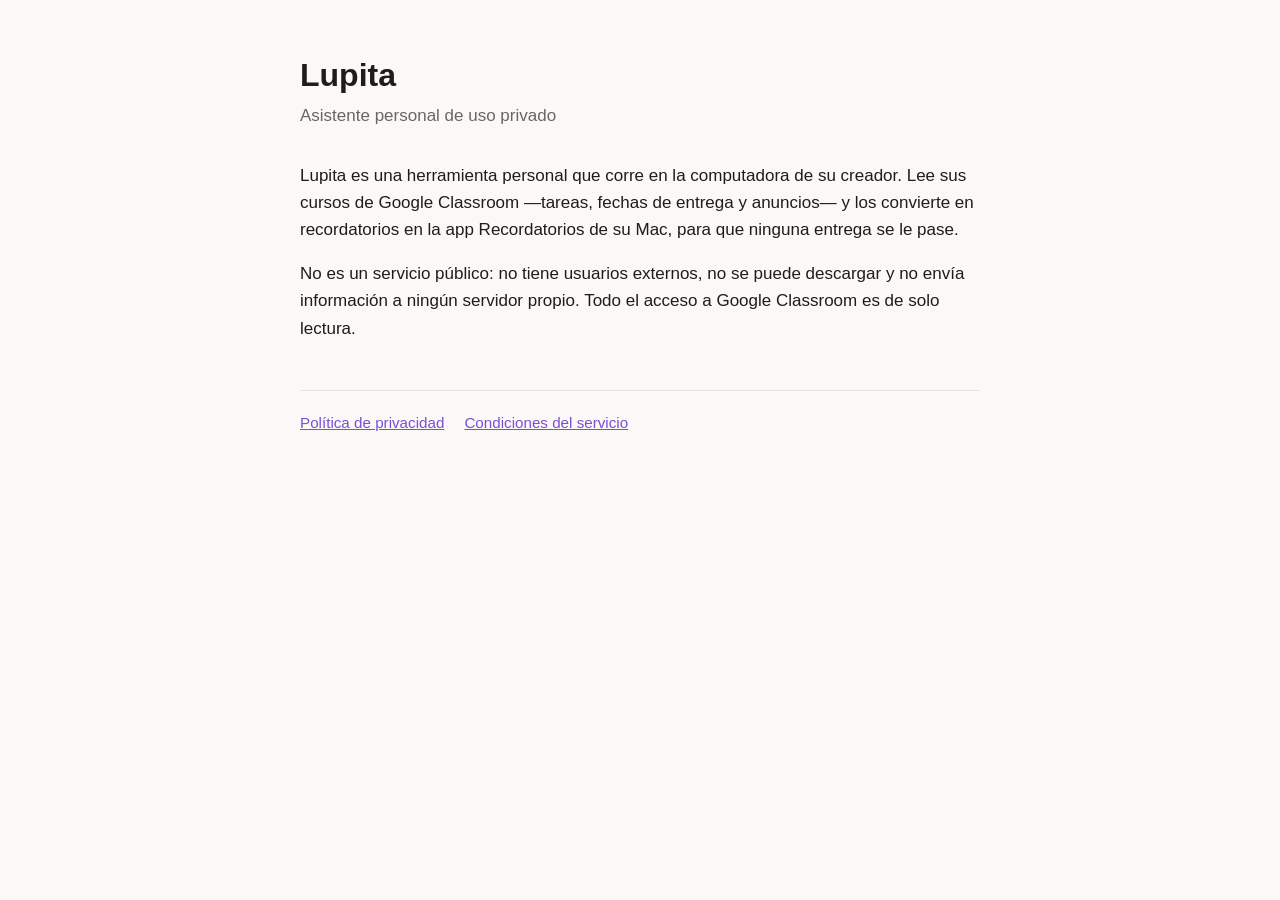
<file: index.html>
<!doctype html>
<html lang="es"><head><meta charset="utf-8"><meta name="viewport" content="width=device-width,initial-scale=1">
<title>Lupita</title><link rel="stylesheet" href="estilo.css"></head>
<body><main>
<h1>Lupita</h1>
<p class="sub">Asistente personal de uso privado</p>
<p>Lupita es una herramienta personal que corre en la computadora de su creador. Lee sus cursos de Google Classroom —tareas, fechas de entrega y anuncios— y los convierte en recordatorios en la app Recordatorios de su Mac, para que ninguna entrega se le pase.</p>
<p>No es un servicio público: no tiene usuarios externos, no se puede descargar y no envía información a ningún servidor propio. Todo el acceso a Google Classroom es de solo lectura.</p>
<nav><a href="privacidad.html">Política de privacidad</a><a href="condiciones.html">Condiciones del servicio</a></nav>
</main></body></html>
</file>
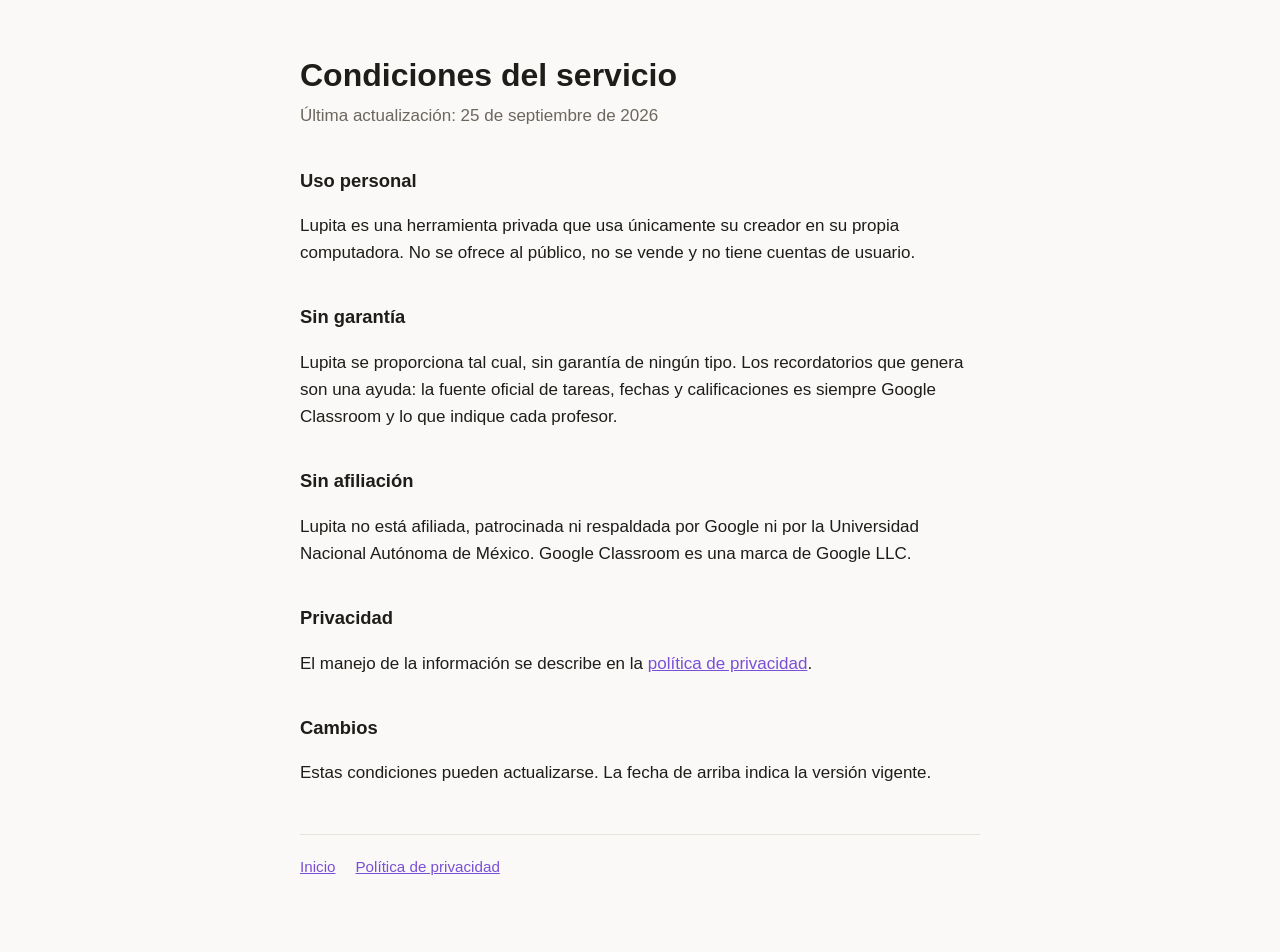
<file: condiciones.html>
<!doctype html>
<html lang="es"><head><meta charset="utf-8"><meta name="viewport" content="width=device-width,initial-scale=1">
<title>Condiciones del servicio — Lupita</title><link rel="stylesheet" href="estilo.css"></head>
<body><main>
<h1>Condiciones del servicio</h1>
<p class="sub">Última actualización: 25 de septiembre de 2026</p>
<h2>Uso personal</h2>
<p>Lupita es una herramienta privada que usa únicamente su creador en su propia computadora. No se ofrece al público, no se vende y no tiene cuentas de usuario.</p>
<h2>Sin garantía</h2>
<p>Lupita se proporciona tal cual, sin garantía de ningún tipo. Los recordatorios que genera son una ayuda: la fuente oficial de tareas, fechas y calificaciones es siempre Google Classroom y lo que indique cada profesor.</p>
<h2>Sin afiliación</h2>
<p>Lupita no está afiliada, patrocinada ni respaldada por Google ni por la Universidad Nacional Autónoma de México. Google Classroom es una marca de Google LLC.</p>
<h2>Privacidad</h2>
<p>El manejo de la información se describe en la <a href="privacidad.html">política de privacidad</a>.</p>
<h2>Cambios</h2>
<p>Estas condiciones pueden actualizarse. La fecha de arriba indica la versión vigente.</p>
<nav><a href="./">Inicio</a><a href="privacidad.html">Política de privacidad</a></nav>
</main></body></html>
</file>
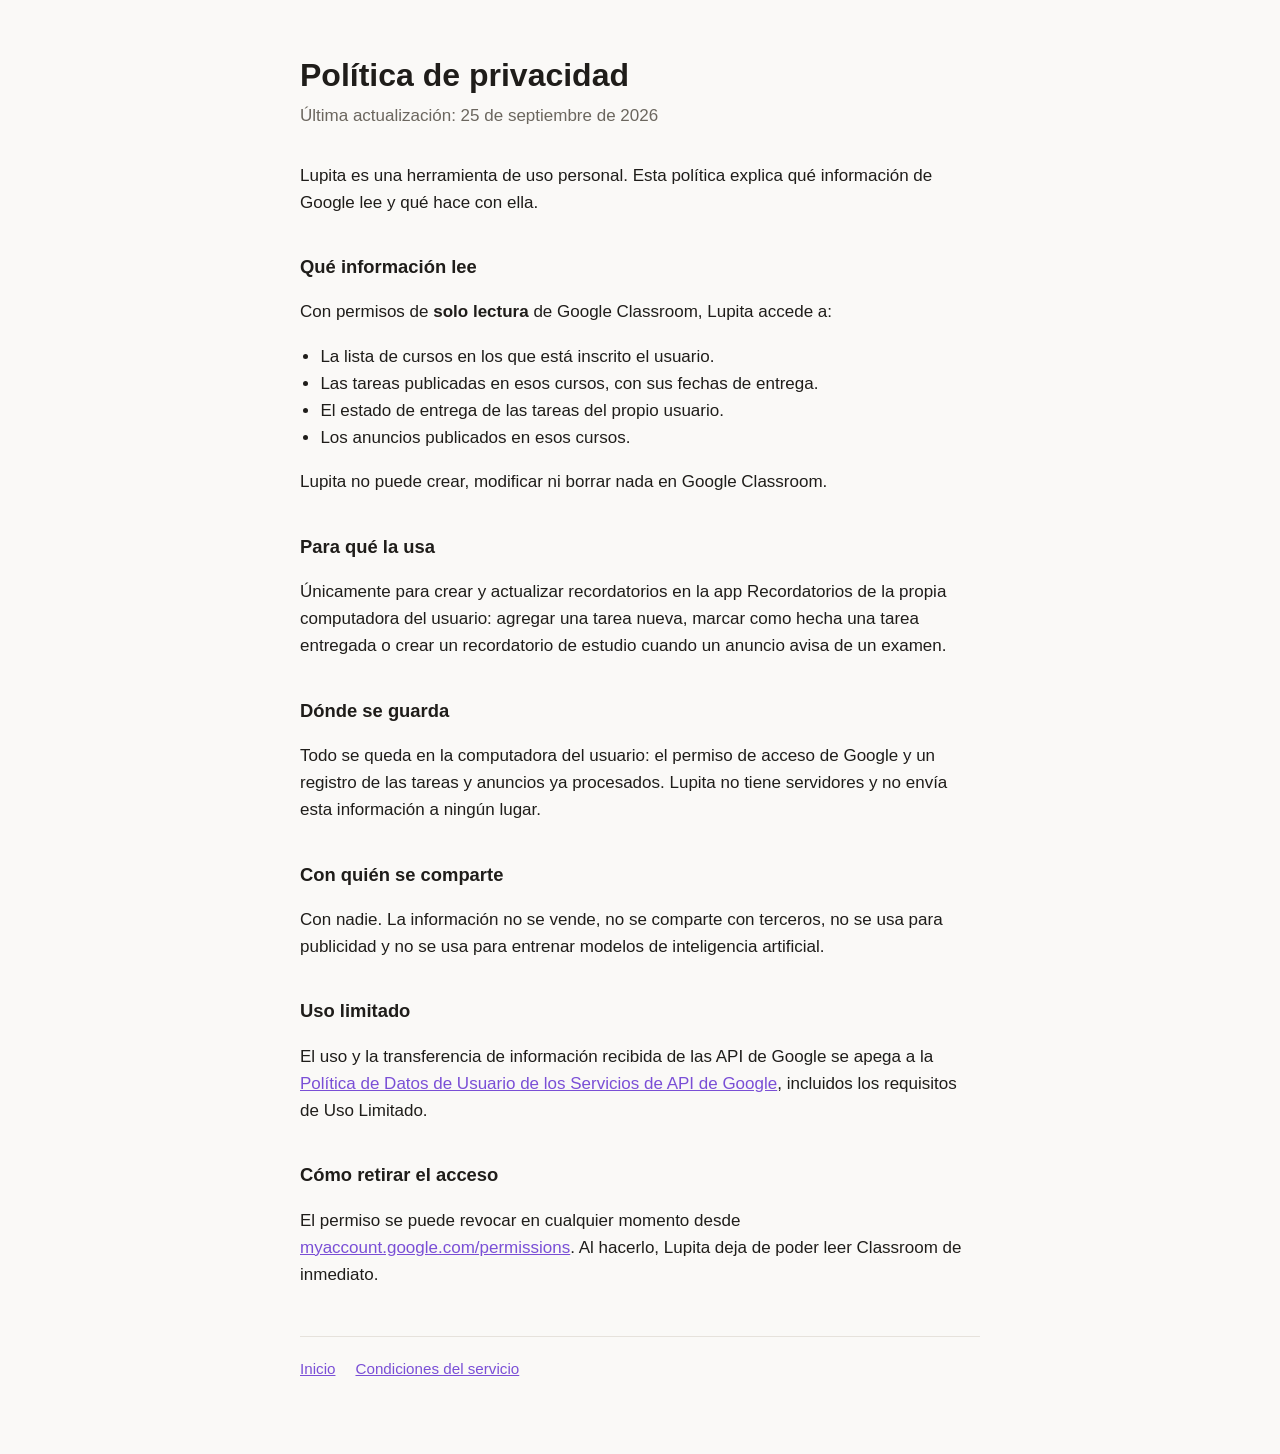
<file: privacidad.html>
<!doctype html>
<html lang="es"><head><meta charset="utf-8"><meta name="viewport" content="width=device-width,initial-scale=1">
<title>Política de privacidad — Lupita</title><link rel="stylesheet" href="estilo.css"></head>
<body><main>
<h1>Política de privacidad</h1>
<p class="sub">Última actualización: 25 de septiembre de 2026</p>
<p>Lupita es una herramienta de uso personal. Esta política explica qué información de Google lee y qué hace con ella.</p>
<h2>Qué información lee</h2>
<p>Con permisos de <strong>solo lectura</strong> de Google Classroom, Lupita accede a:</p>
<ul>
<li>La lista de cursos en los que está inscrito el usuario.</li>
<li>Las tareas publicadas en esos cursos, con sus fechas de entrega.</li>
<li>El estado de entrega de las tareas del propio usuario.</li>
<li>Los anuncios publicados en esos cursos.</li>
</ul>
<p>Lupita no puede crear, modificar ni borrar nada en Google Classroom.</p>
<h2>Para qué la usa</h2>
<p>Únicamente para crear y actualizar recordatorios en la app Recordatorios de la propia computadora del usuario: agregar una tarea nueva, marcar como hecha una tarea entregada o crear un recordatorio de estudio cuando un anuncio avisa de un examen.</p>
<h2>Dónde se guarda</h2>
<p>Todo se queda en la computadora del usuario: el permiso de acceso de Google y un registro de las tareas y anuncios ya procesados. Lupita no tiene servidores y no envía esta información a ningún lugar.</p>
<h2>Con quién se comparte</h2>
<p>Con nadie. La información no se vende, no se comparte con terceros, no se usa para publicidad y no se usa para entrenar modelos de inteligencia artificial.</p>
<h2>Uso limitado</h2>
<p>El uso y la transferencia de información recibida de las API de Google se apega a la <a href="https://developers.google.com/terms/api-services-user-data-policy">Política de Datos de Usuario de los Servicios de API de Google</a>, incluidos los requisitos de Uso Limitado.</p>
<h2>Cómo retirar el acceso</h2>
<p>El permiso se puede revocar en cualquier momento desde <a href="https://myaccount.google.com/permissions">myaccount.google.com/permissions</a>. Al hacerlo, Lupita deja de poder leer Classroom de inmediato.</p>
<nav><a href="./">Inicio</a><a href="condiciones.html">Condiciones del servicio</a></nav>
</main></body></html>
</file>
<file: estilo.css>
:root{--fondo:#faf9f7;--texto:#1f1d1a;--tenue:#6b665e;--acento:#7a4fd6;--linea:#e6e2dc}
@media (prefers-color-scheme:dark){:root{--fondo:#171614;--texto:#ece8e1;--tenue:#a39d93;--acento:#b69cff;--linea:#2e2b27}}
*{box-sizing:border-box}
body{margin:0;background:var(--fondo);color:var(--texto);font:17px/1.6 -apple-system,BlinkMacSystemFont,"Segoe UI",Helvetica,Arial,sans-serif;padding:0 20px}
main{max-width:680px;margin:0 auto;padding:56px 0 72px}
h1{font-size:2rem;line-height:1.2;margin:0 0 8px}
h2{font-size:1.15rem;margin:36px 0 8px}
.sub{color:var(--tenue);margin:0 0 32px}
a{color:var(--acento)}
ul{padding-left:1.2em}
nav{border-top:1px solid var(--linea);margin-top:48px;padding-top:20px;font-size:.95rem;display:flex;gap:20px;flex-wrap:wrap}
</file>
